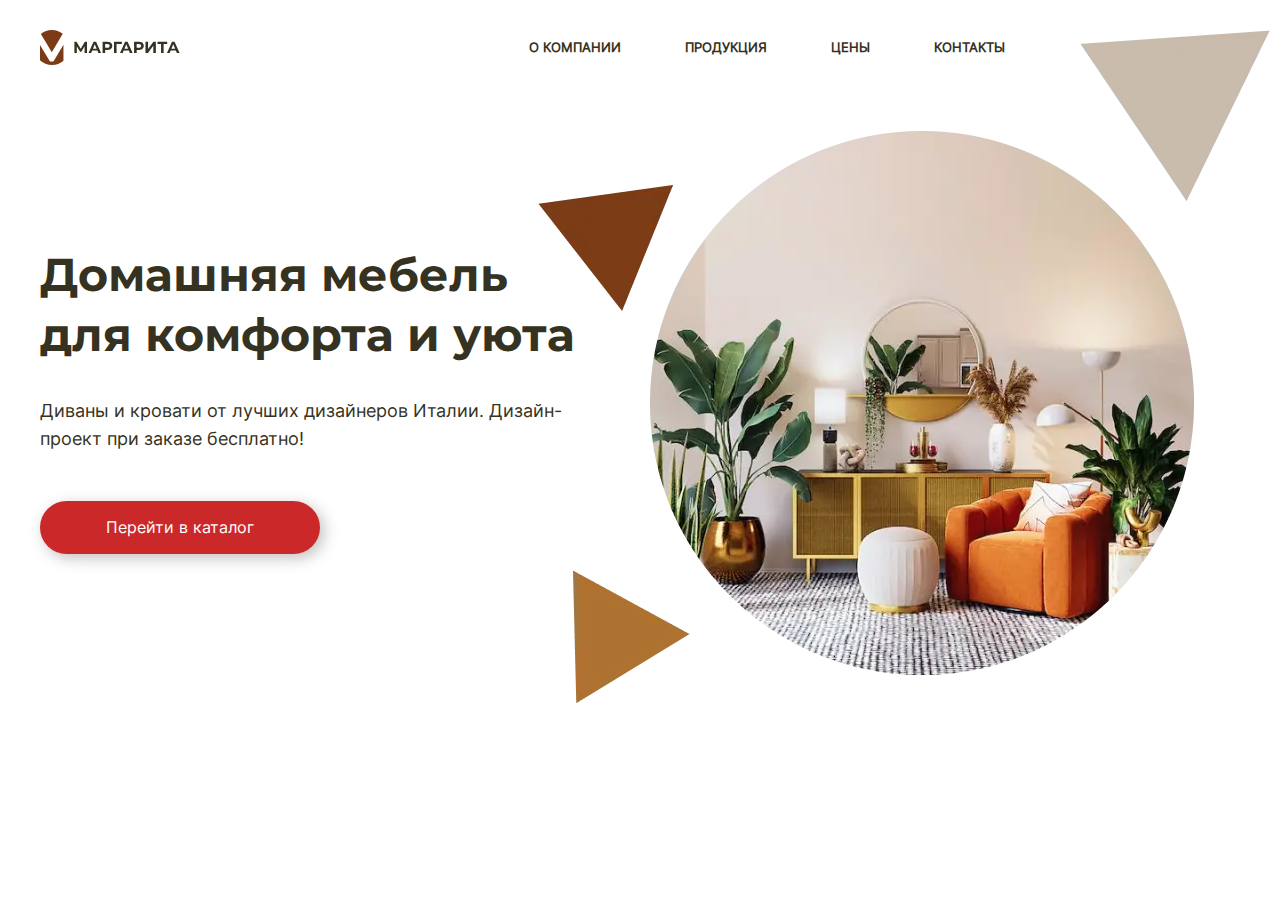
<file: index.html>
<!DOCTYPE html><html class="page" lang="ru"><head><meta charset="UTF-8"><meta http-equiv="X-UA-Compatible" content="IE=edge"><meta name="viewport" content="width=device-width,initial-scale=1"><title>Дизайнерская мебель в Санкт-Петербурге</title><link rel="stylesheet" href="css/normalize.css"><link rel="stylesheet" href="css/style.min.css"></head><body class="page__body"><header class="header"><div class="header__wrap"><picture><source media="(min-width: 768px)" srcset="./img/logo-desktop.svg"><img class="header__logo" src="./img/logo-mobile.svg" alt="Логотип компании"></picture><nav class="header__nav nav nav--closed"><ul class="nav__list"><li class="nav__item"><a href="#">О компании</a></li><li class="nav__item"><a href="#">Продукция</a></li><li class="nav__item"><a href="#">цены</a></li><li class="nav__item"><a href="#">контакты</a></li></ul></nav><button class="header__button header__button--close"><span class="visually-hidden">Кнопка меню</span></button></div></header><main><section class="offer"><div class="offer__wrap"><div class="offer__construction"><h1 class="offer__title">Домашняя мебель для комфорта и уюта</h1><p class="offer__description">Диваны и кровати от лучших дизайнеров Италии. Дизайн-проект при заказе бесплатно!</p><a href="#" class="main-button">Перейти в каталог</a></div></div></section></main><script src="js/script.min.js"></script></body></html>
</file>
<file: css/style.min.css>
@font-face{font-family:Montserrat;src:url(../fonts/Montserrat-Bold.woff2) format("woff2"),url(../fonts/Montserrat-Bold.woff) format("woff");font-display:swap;font-weight:700;font-style:normal}@font-face{font-family:Montserrat;src:url(../fonts/Montserrat-SemiBold.woff2) format("woff2"),url(../fonts/Montserrat-SemiBold.woff) format("woff");font-display:swap;font-weight:600;font-style:normal}@font-face{font-family:Inter;src:url(../fonts/Inter-Regular.woff2) format("woff2"),url(../fonts/Inter-Regular.woff) format("woff");font-display:swap;font-weight:400;font-style:normal}.visually-hidden{position:absolute;width:1px;height:1px;margin:-1px;border:0;padding:0;white-space:nowrap;-webkit-clip-path:inset(100%);clip-path:inset(100%);clip:rect(0 0 0 0);overflow:hidden}.page{height:100%}.page__body{background:#fff;margin:0;padding:0;font-family:Inter,Arial,sans-serif;font-weight:400;color:#363222;overflow-x:hidden;min-height:100%}.header{padding-top:min(16px + 1.09vw,30px);padding-bottom:min(1px + 14.02vw,180px)}.header__wrap{max-width:1200px;padding:0 20px;margin:0 auto;display:-webkit-box;display:-ms-flexbox;display:flex;-webkit-box-pack:justify;-ms-flex-pack:justify;justify-content:space-between;-webkit-box-align:center;-ms-flex-align:center;align-items:center}.header__logo{width:105px;height:26px;display:block}.header__button{background:inherit;position:relative;width:32px;height:21px;border:none;cursor:pointer;display:block;z-index:10}.header__button--close::before{background:#363222;content:"";width:32px;height:3px;-webkit-box-shadow:0 9px 0 0 #363222,0 18px 0 0 #363222;box-shadow:0 9px 0 0 #363222,0 18px 0 0 #363222;position:absolute;top:0;left:0}.header__button--open::after,.header__button--open::before{background:#363222;content:"";position:absolute;top:9px;left:-2px;width:36px;height:3px}.header__button--open::before{-webkit-transform:rotate(45deg);-ms-transform:rotate(45deg);transform:rotate(45deg);-webkit-box-shadow:none;box-shadow:none}.header__button--open::after{-webkit-transform:rotate(-45deg);-ms-transform:rotate(-45deg);transform:rotate(-45deg)}.nav{background:#fff;position:absolute;left:0;top:0;padding-left:20px;padding-top:35px;width:100vw;height:100vh;z-index:5}.nav--closed{display:none}.nav__list{list-style:none;margin:0;padding:0;text-transform:uppercase;font-size:13px;font-weight:700}.nav__item{margin-bottom:30px}.nav__item a{position:relative;color:#363222;text-decoration:none}.nav__item:hover a::after{background:#363222;content:"";position:absolute;left:0;right:0;bottom:-10px;height:2px}.offer__wrap{max-width:1200px;padding:0 20px;margin:0 auto;position:relative;padding-bottom:359px}.offer__wrap::after{background:url(../img/main-img-mobile.png);content:"";width:329px;height:320px;position:absolute;bottom:0;left:50%;-webkit-transform:translate(-50%,0);-ms-transform:translate(-50%,0);transform:translate(-50%,0)}.offer__construction{text-align:center}.offer__title{font:700 min(13px + 2.61vw,46px)/1.3 Montserrat,Arial,sans-serif;position:relative;margin:0;margin-bottom:min(24px + .65vw,32px);z-index:2}.offer__description{margin:0;margin-bottom:min(23px + 1.85vw,47px);line-height:1.6;font-size:min(14px + .33vw,18px)}.offer__img{width:329px;height:320px}.main-button{background:#cb2929;width:280px;padding-top:14px;padding-bottom:14px;display:block;border-radius:50px;text-align:center;color:#fff;text-decoration:none;line-height:1.6;-webkit-box-shadow:4px 4px 15px rgba(0,0,0,.25);box-shadow:4px 4px 15px rgba(0,0,0,.25);-webkit-transition:background-color .3s ease;-o-transition:background-color .3s ease;transition:background-color .3s ease;margin:0 auto}.main-button:hover{background:#d55959}@supports (-webkit-appearance:none){.offer__wrap::after{background-image:url(../img/main-img-mobile.webp)}}@media (min-width:680px){.offer__wrap{padding-bottom:580px}.offer__wrap::after{width:611px;height:594px;background-image:url(../img/main-img-tablet.png)}.offer__construction{text-align:left}.main-button{margin-left:0}@supports (-webkit-appearance:none){.offer__wrap::after{background-image:url(../img/main-img-tablet.webp)}}}@media (min-width:800px){.header__logo{width:140px;height:35px}.header__button--close{display:none}.header__wrap{padding:0 30px}.nav{position:static;padding-left:0;padding-top:0;width:476px;height:15px}.nav--closed{display:block}.nav__list{display:-webkit-box;display:-ms-flexbox;display:flex;-webkit-box-pack:justify;-ms-flex-pack:justify;justify-content:space-between}}@media (min-width:1260px){.header__nav{margin-right:235px}.offer__wrap{position:relative;padding-bottom:0}.offer__wrap::after{width:787px;height:765px;background-image:url(../img/main-img-desktop.png);top:-270px;left:489px;-webkit-transform:translate(0,0);-ms-transform:translate(0,0);transform:translate(0,0)}.offer__construction{width:570px}@supports (-webkit-appearance:none){.offer__wrap::after{background-image:url(../img/main-img-desktop.webp)}}}
</file>
